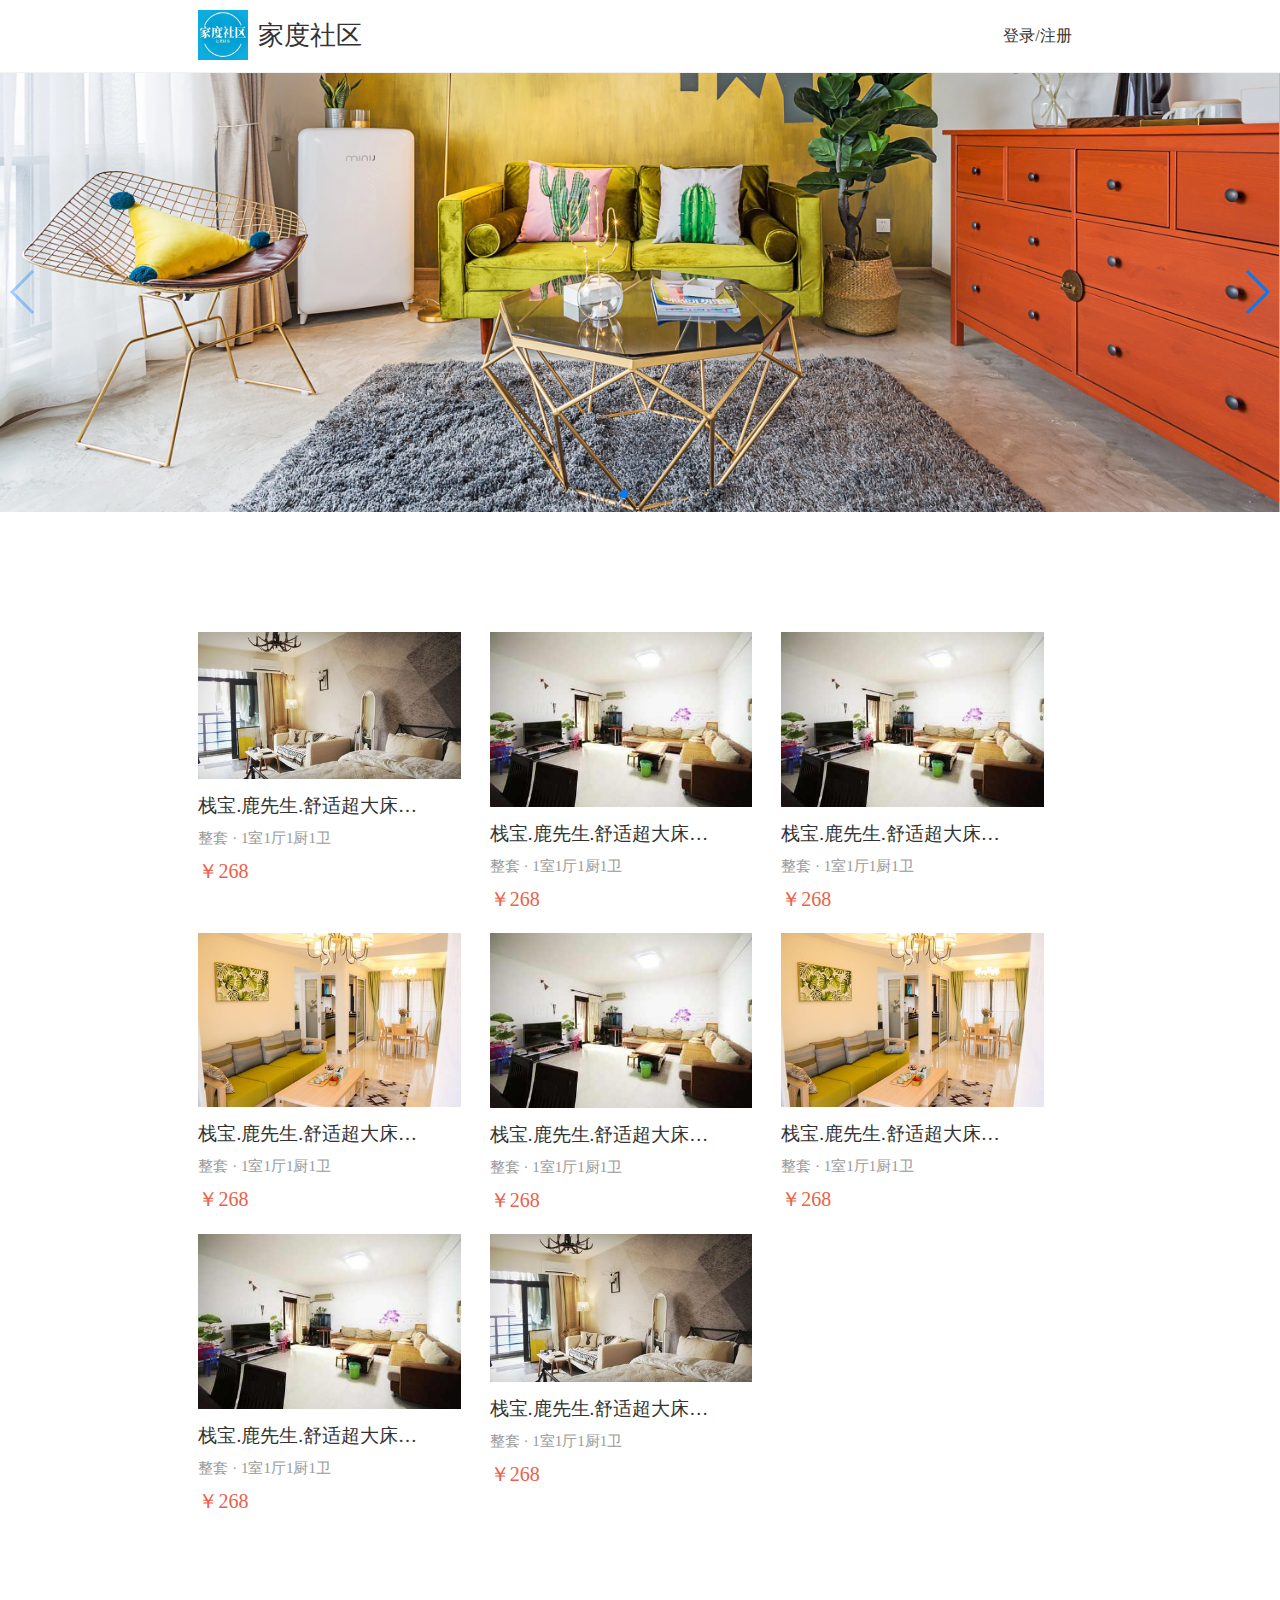
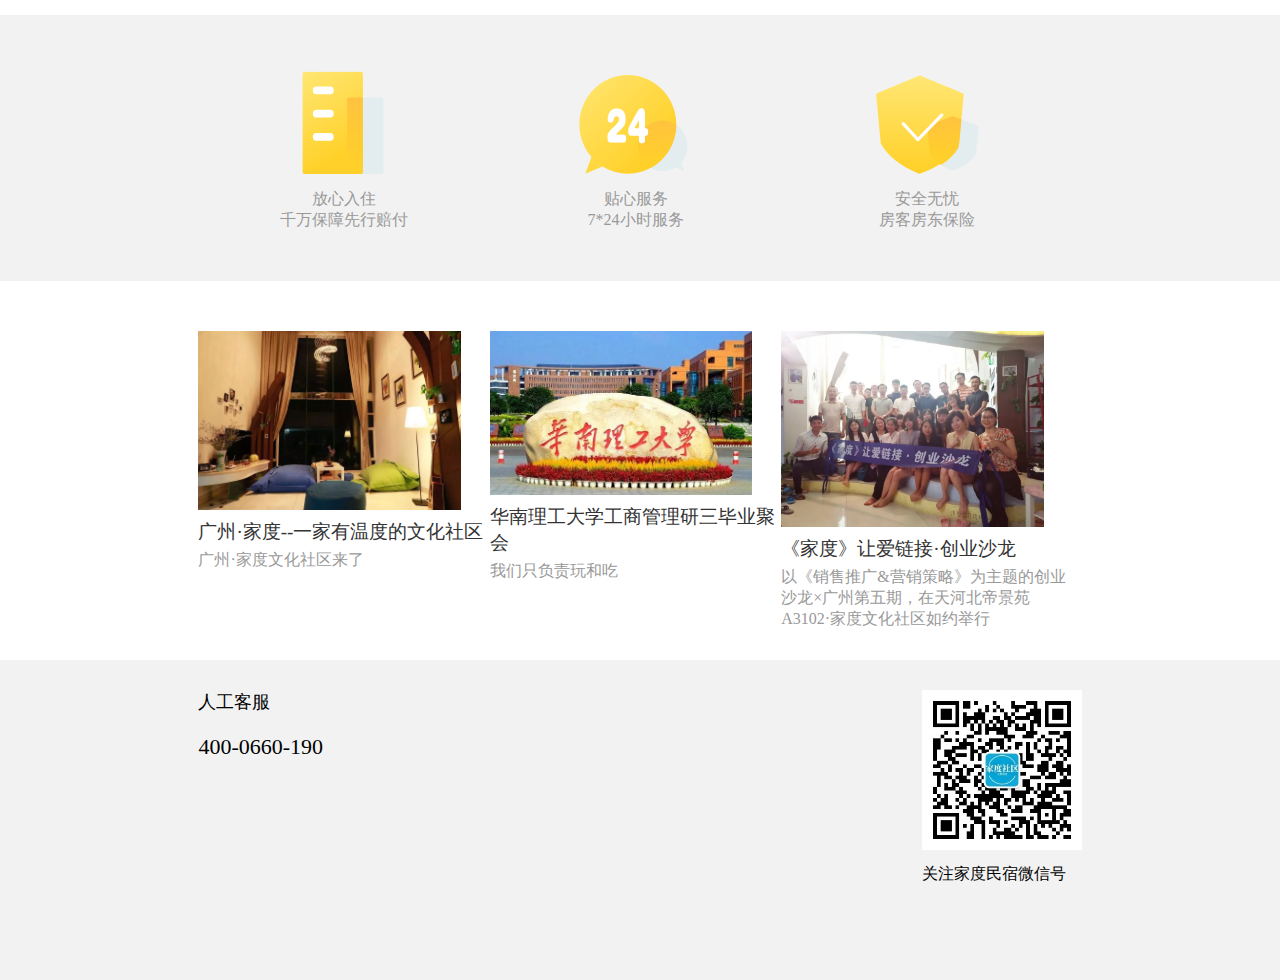
<file: index.html>
<!DOCTYPE html>
<html lang="en">
<head>
	<meta charset="UTF-8">
	<title>家度民宿</title>
	<meta name="viewport" content="width=device-width, initial-scale=1, minimum-scale=1, maximum-scale=1">
	<link rel="shortcut icon" href="./favicon.ico" type="image/x-icon"/>
    <link href="./config.css" rel="stylesheet" media="screen" />
    <link href="./index.css" rel="stylesheet" media="screen" />
    <link rel="stylesheet" href="./swiper/swiper.min.css">
<style>
 html, body {
      position: relative;
      height: 100%;
    }
 .swiper-slide {
      text-align: center;
      /* Center slide text vertically */
      display: -webkit-box;
      display: -ms-flexbox;
      display: -webkit-flex;
      display: flex;
      -webkit-box-pack: center;
      -ms-flex-pack: center;
      -webkit-justify-content: center;
      justify-content: center;
      -webkit-box-align: center;
      -ms-flex-align: center;
      -webkit-align-items: center;
      align-items: center;
    }   
</style>
</head>
<body>
	<div class="header">
		<div class="center">
			<div class="logo">
				<a href="index.html"><img src="./image/logo.png" alt="家度民宿"></a>
			</div>
			<p class="logo-title"><a href="index.html">家度社区</a></p>
			<ul class="header-logo">
				<!-- <li style="margin-left: 10px;"><a href="owner.html">成为房东</a></li> -->
				<li><a href="login.html">登录/注册</a></li>
			</ul>
		</div>
	</div>
    
    <div class="swiper-container">
	    <div class="swiper-wrapper">
	      <div class="swiper-slide"><img src="./image/banner.png" alt=""></div>
	      <div class="swiper-slide"><img src="./image/banner.png" alt=""></div>
	      <div class="swiper-slide"><img src="./image/banner.png" alt=""></div>
	    </div>
	    <div class="swiper-button-next"></div>
	    <div class="swiper-button-prev"></div>
	    <div class="swiper-pagination"></div>
    </div>
    
    <div class="option">
    	<div class="center">
    		<ul>
    			<li>
    				<a href="detail.html">
    					<img src="./image/option.png" alt="">
    					<p class="option-title ellipsis">栈宝.鹿先生.舒适超大床，城中美食街旁开阔景观高级湖景公寓</p>
    					<p class="option-text ellipsis">整套 · 1室1厅1厨1卫</p>
    					<p class="option-price">￥268</p>
    				</a>
    			</li>
    			<li>
    				<a href="detail.html">
    					<img src="./image/option2.png" alt="">
    					<p class="option-title ellipsis">栈宝.鹿先生.舒适超大床，城中美食街旁开阔景观高级湖景公寓</p>
    					<p class="option-text ellipsis">整套 · 1室1厅1厨1卫</p>
    					<p class="option-price">￥268</p>
    				</a>
    			</li>
    			<li>
    				<a href="detail.html">
    					<img src="./image/option2.png" alt="">
    					<p class="option-title ellipsis">栈宝.鹿先生.舒适超大床，城中美食街旁开阔景观高级湖景公寓</p>
    					<p class="option-text ellipsis">整套 · 1室1厅1厨1卫</p>
    					<p class="option-price">￥268</p>
    				</a>
    			</li>
    			<li>
    				<a href="detail.html">
    					<img src="./image/option3.png" alt="">
    					<p class="option-title ellipsis">栈宝.鹿先生.舒适超大床，城中美食街旁开阔景观高级湖景公寓</p>
    					<p class="option-text ellipsis">整套 · 1室1厅1厨1卫</p>
    					<p class="option-price">￥268</p>
    				</a>
    			</li>
    			<li>
    				<a href="detail.html">
    					<img src="./image/option2.png" alt="">
    					<p class="option-title ellipsis">栈宝.鹿先生.舒适超大床，城中美食街旁开阔景观高级湖景公寓</p>
    					<p class="option-text ellipsis">整套 · 1室1厅1厨1卫</p>
    					<p class="option-price">￥268</p>
    				</a>
    			</li>
    			<li>
    				<a href="detail.html">
    					<img src="./image/option3.png" alt="">
    					<p class="option-title ellipsis">栈宝.鹿先生.舒适超大床，城中美食街旁开阔景观高级湖景公寓</p>
    					<p class="option-text ellipsis">整套 · 1室1厅1厨1卫</p>
    					<p class="option-price">￥268</p>
    				</a>
    			</li>
    			<li>
    				<a href="detail.html">
    					<img src="./image/option2.png" alt="">
    					<p class="option-title ellipsis">栈宝.鹿先生.舒适超大床，城中美食街旁开阔景观高级湖景公寓</p>
    					<p class="option-text ellipsis">整套 · 1室1厅1厨1卫</p>
    					<p class="option-price">￥268</p>
    				</a>
    			</li>
    			<li>
    				<a href="detail.html">
    					<img src="./image/option.png" alt="">
    					<p class="option-title ellipsis">栈宝.鹿先生.舒适超大床，城中美食街旁开阔景观高级湖景公寓</p>
    					<p class="option-text ellipsis">整套 · 1室1厅1厨1卫</p>
    					<p class="option-price">￥268</p>
    				</a>
    			</li>
    		</ul>
    	</div>
    </div>

    <div class="list clearfix">
    	<div class="center">
    		<ul>
    			<li>
    				<a href="">
    					<img src="./image/tab.png" alt="">
    					<p>放心入住</p>
    					<p>千万保障先行赔付</p>
    				</a>
    			</li>
    			<li>
    				<a href="">
    					<img src="./image/tab2.png" alt="">
    					<p>贴心服务</p>
    					<p>7*24小时服务</p>
    				</a>
    			</li>
    			<li>
    				<a href="">
    					<img src="./image/tab3.png" alt="">
    					<p>安全无忧</p>
    					<p>房客房东保险</p>
    				</a>
    			</li>
    		</ul>
    	</div>
    </div>

    <div class="activity clearfix">
		<div class="center">
			<ul>
	    		<li>
	    			<a href="https://mp.weixin.qq.com/s?__biz=MzU3NDUxNzY3MA==&mid=2247483657&idx=1&sn=369b864777da8ff803360ec11445ff20&chksm=fd3079c0ca47f0d6fba733d75eeeb922797d13c5d2d022a196a7749d43304ea52675f748411e#rd">
	    				<img src="./image/act.png" alt="">
	    				<p class="act-title">广州·家度--一家有温度的文化社区</p>
	    				<p class="act-text">广州·家度文化社区来了</p>
	    			</a>
	    		</li>
	    		<li>
	    			<a href="https://mp.weixin.qq.com/s?__biz=MzU3NDUxNzY3MA==&mid=2247483668&idx=1&sn=cebf1b12746b3838cc5ee7412b5a9e63&chksm=fd3079ddca47f0cb54474a385449998b231e0ac278d95f68b079a00a43f318cb91c7b4a4610f#rd">
	    				<img src="./image/act2.png" alt="">
	    				<p class="act-title">华南理工大学工商管理研三毕业聚会</p>
	    				<p class="act-text">我们只负责玩和吃</p>
	    			</a>
	    		</li>
	    		<li>
	    			<a href="https://mp.weixin.qq.com/s?__biz=MzU3NDUxNzY3MA==&mid=2247483676&idx=1&sn=3ee5cba1872599b5725d2d7b024bf1a8&chksm=fd3079d5ca47f0c33a2637342c37d496ffb1de3a3f6073ef9bf7ad49ccf6f566db63551c4858#rd">
	    				<img src="./image/act3.png" alt="">
	    				<p class="act-title">《家度》让爱链接·创业沙龙</p>
	    				<p class="act-text">以《销售推广&营销策略》为主题的创业沙龙×广州第五期，在天河北帝景苑A3102·家度文化社区如约举行</p>
	    			</a>
	    		</li>
    	    </ul>
		</div>
    </div>
    
    <div class="bottom">
      <div class="center">
      	<div class="bottom-service">
      		<p class="bottom-title">人工客服</p>
      		<p style="margin-top: 20px;font-size: 22px;">400-0660-190</p>
      	</div>
      	<div class="bottom-code">
      		<img src="./image/code.jpg" alt="">
      		<p style="margin-top: 10px;">关注家度民宿微信号</p>
      	</div>
      </div>
    </div>

<script src="./swiper/swiper.min.js"></script>
<script>
    var swiper = new Swiper('.swiper-container', {
      navigation: {
        nextEl: '.swiper-button-next',
        prevEl: '.swiper-button-prev',
      },
      pagination: {
        el: '.swiper-pagination',
      },
    });
  </script>
</body>
</html>
</file>
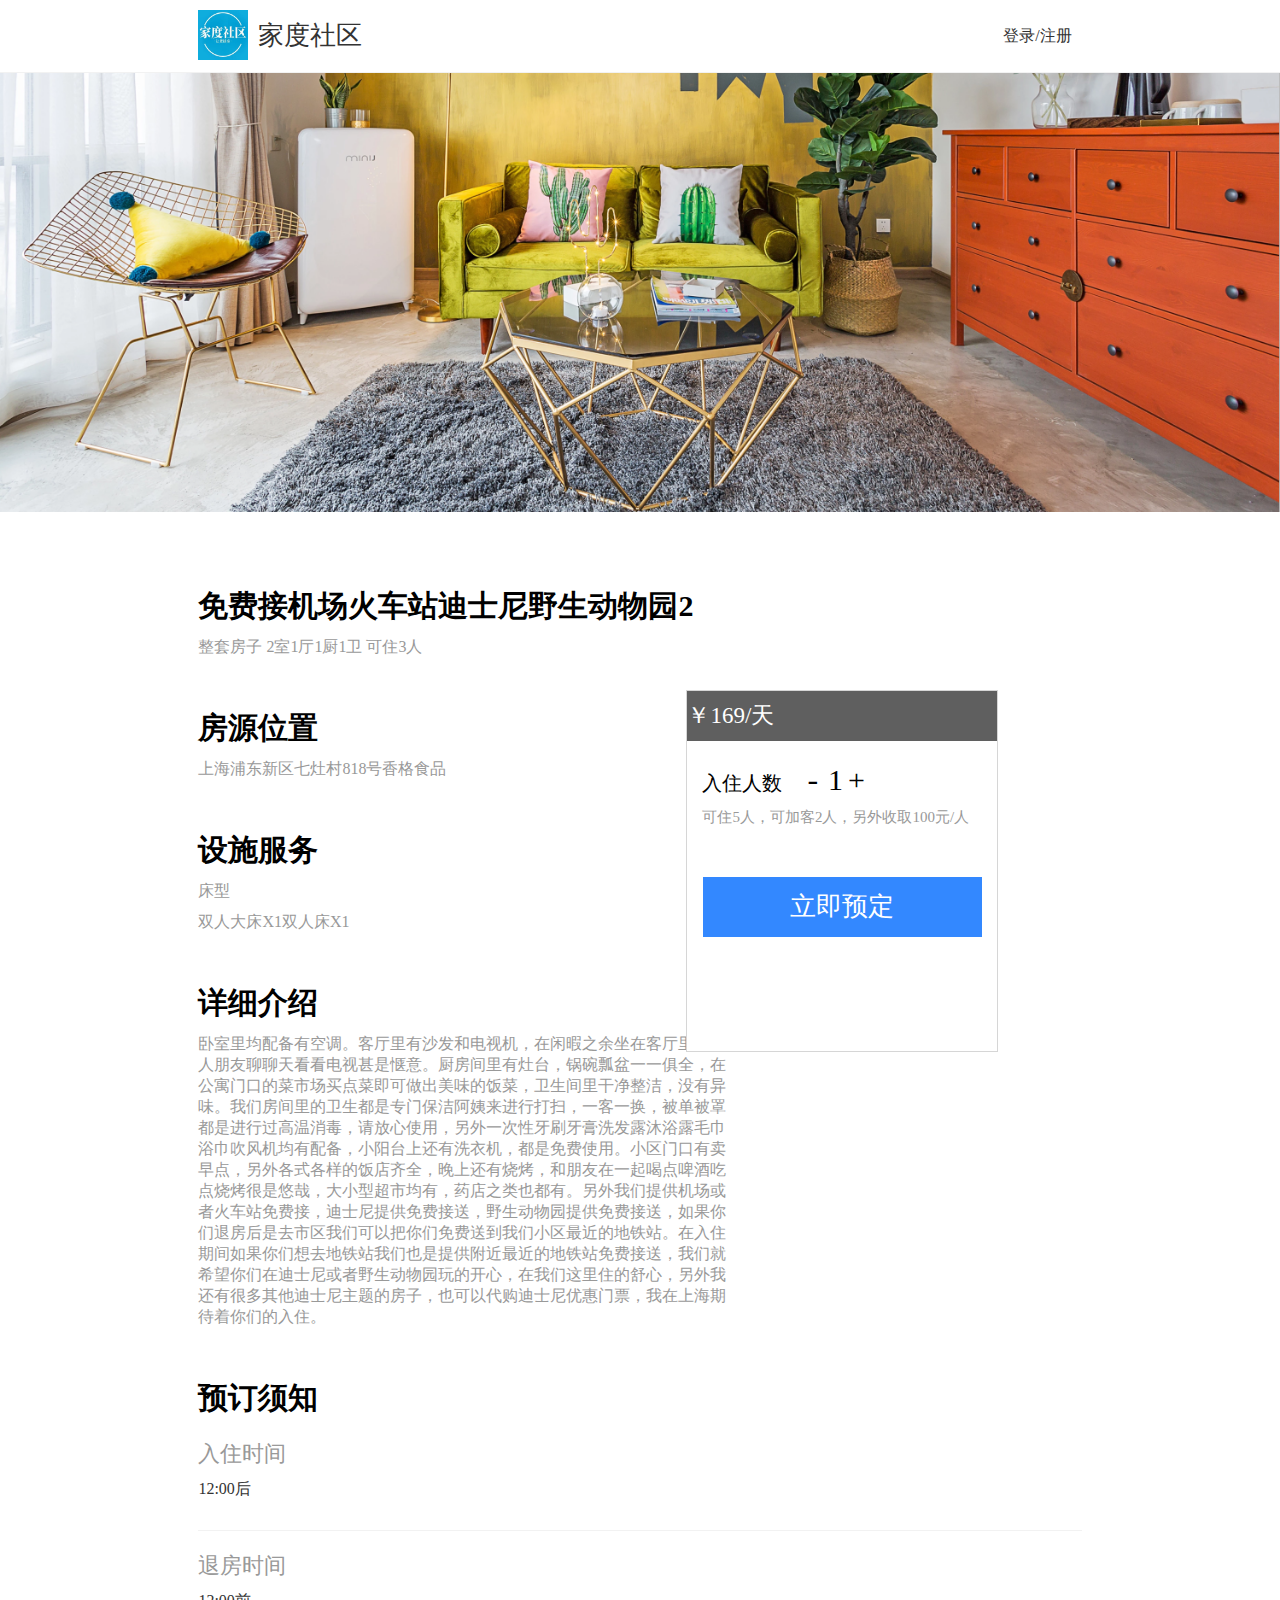
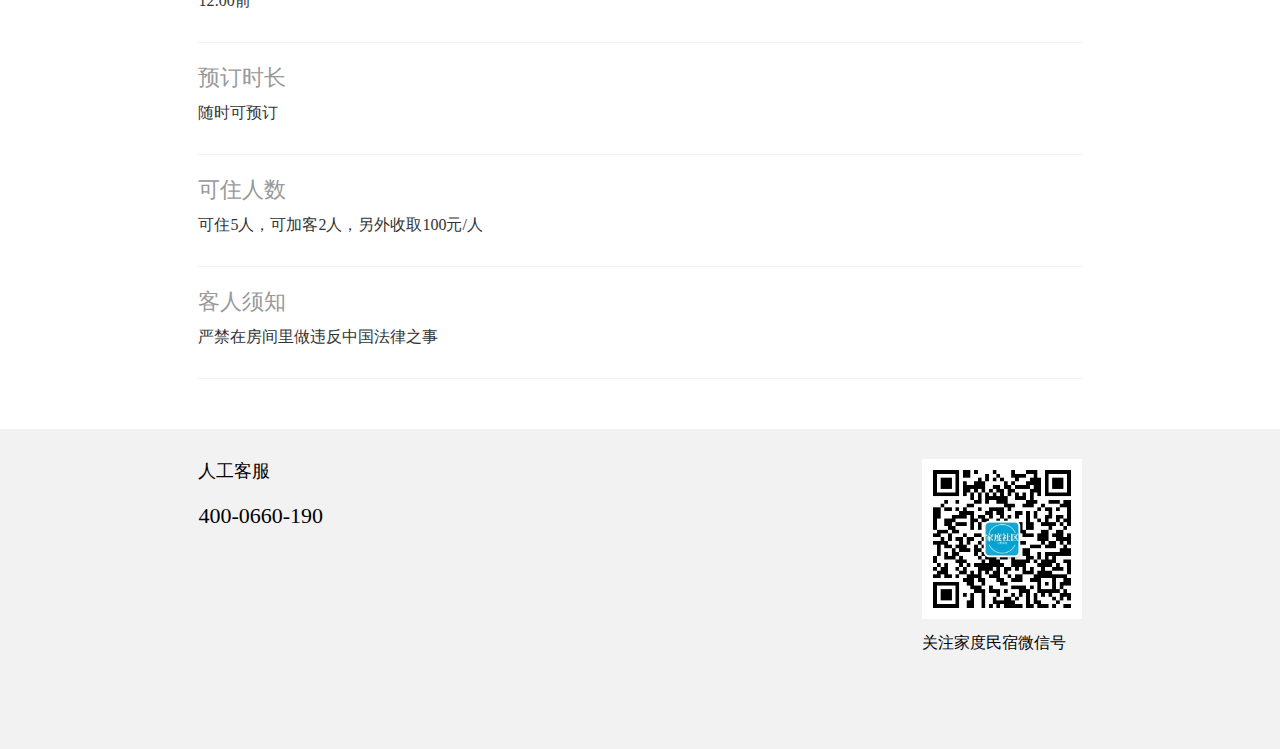
<file: detail.html>
<!DOCTYPE html>
<html lang="en">
<head>
	<meta charset="UTF-8">
	<title>家度民宿</title>
	<meta name="viewport" content="width=device-width, initial-scale=1, minimum-scale=1, maximum-scale=1">
	<link rel="shortcut icon" href="./favicon.ico" type="image/x-icon"/>
    <link href="./config.css" rel="stylesheet" media="screen" />
    <link href="./detail.css" rel="stylesheet" media="screen" />
    <link rel="stylesheet" href="./swiper/swiper.min.css">
    <script src="jquery.js" type="text/javascript"></script>
</head>
<body>
	<div class="header">
		<div class="center">
			<div class="logo">
				<a href="index.html"><img src="./image/logo.png" alt="家度民宿"></a>
			</div>
			<p class="logo-title"><a href="index.html">家度社区</a></p>
			<ul class="header-logo">
				<!-- <li style="margin-left: 10px;"><a href="owner.html">成为房东</a></li> -->
				<li><a href="login.html">登录/注册</a></li>
			</ul>
		</div>
	</div>
    
    <div class="swiper-container">
	    <div class="swiper-wrapper">
	      <div class="swiper-slide"><img src="./image/banner.png" alt=""></div>
	      <div class="swiper-slide"><img src="./image/banner.png" alt=""></div>
	      <div class="swiper-slide"><img src="./image/banner.png" alt=""></div>
	    </div>
    </div>
    

    <div class="detail-content">
    	<div class="center">
    		<div class="detail-option">
    			<p class="detail-title">免费接机场火车站迪士尼野生动物园2</p>
    			<p class="detail-text">
    				<span>整套房子</span>
    				<span>2室1厅1厨1卫</span>
    				<span>可住3人</span>
    			</p>
    		</div>
    		<div class="detail-option">
    			<p class="detail-title">房源位置</p>
    			<p class="detail-text">上海浦东新区七灶村818号香格食品</p>
    		</div>
    		<div class="detail-option">
    			<p class="detail-title">设施服务</p>
    			<p class="detail-text">床型</p>
    			<p class="detail-text">双人大床X1双人床X1</p>
    		</div>
    		<div class="detail-option">
    			<p class="detail-title">详细介绍</p>
    			<p class="detail-text detail-center">
    				卧室里均配备有空调。客厅里有沙发和电视机，在闲暇之余坐在客厅里和家人朋友聊聊天看看电视甚是惬意。厨房间里有灶台，锅碗瓢盆一一俱全，在公寓门口的菜市场买点菜即可做出美味的饭菜，卫生间里干净整洁，没有异味。我们房间里的卫生都是专门保洁阿姨来进行打扫，一客一换，被单被罩都是进行过高温消毒，请放心使用，另外一次性牙刷牙膏洗发露沐浴露毛巾浴巾吹风机均有配备，小阳台上还有洗衣机，都是免费使用。小区门口有卖早点，另外各式各样的饭店齐全，晚上还有烧烤，和朋友在一起喝点啤酒吃点烧烤很是悠哉，大小型超市均有，药店之类也都有。另外我们提供机场或者火车站免费接，迪士尼提供免费接送，野生动物园提供免费接送，如果你们退房后是去市区我们可以把你们免费送到我们小区最近的地铁站。在入住期间如果你们想去地铁站我们也是提供附近最近的地铁站免费接送，我们就希望你们在迪士尼或者野生动物园玩的开心，在我们这里住的舒心，另外我还有很多其他迪士尼主题的房子，也可以代购迪士尼优惠门票，我在上海期待着你们的入住。
    			</p>
    		</div>
    		<div class="detail-option">
    			<p class="detail-title">预订须知</p>
    			<div class="detail-list">
    				<p class="detail-list-title">入住时间</p>
    				<p>12:00后</p>
    			</div>
    			<div class="detail-list">
    				<p class="detail-list-title">退房时间</p>
    				<p>12:00前</p>
    			</div>
    			<div class="detail-list">
    				<p class="detail-list-title">预订时长</p>
    				<p>随时可预订</p>
    			</div>
    			<div class="detail-list">
    				<p class="detail-list-title">可住人数</p>
    				<p>可住5人，可加客2人，另外收取100元/人</p>
    			</div>
    			<div class="detail-list">
    				<p class="detail-list-title">客人须知</p>
    				<p>严禁在房间里做违反中国法律之事</p>
    			</div>

    		</div>
    	</div>
    </div>

   <div id="reserve">
   	 <p class="reserve-price">￥169/天</p>
   	 <div class="reserve-number">
   	 	<p>
   	 		<span>入住人数</span>
   	 		<span class="reserve-reduce">-</span>
   	 		<span class="reserve-num">1</span>
   	 		<span class="reserve-add">+</span>
   	 	</p>
   	 	<p class="reserve-number-text">可住5人，可加客2人，另外收取100元/人</p>
   	 </div>
   	 <p class="reserve-btn">立即预定</p>
   </div>

   <div class="bottom">
      <div class="center">
      	<div class="bottom-service">
      		<p class="bottom-title">人工客服</p>
      		<p style="margin-top: 20px;font-size: 22px;">400-0660-190</p>
      	</div>
      	<div class="bottom-code">
      		<img src="./image/code.jpg" alt="">
      		<p style="margin-top: 10px;">关注家度民宿微信号</p>
      	</div>
      </div>
    </div>
<script src="./swiper/swiper.min.js"></script>
<script>
    var swiper = new Swiper('.swiper-container', {
      pagination: {
        el: '.swiper-pagination',
      },
    });
  </script>	
</body>
</html>
<script>
	$(window).scroll(function () {
		var scrollY = $(window).scrollTop();
		$("#reserve").css("top",690-scrollY+'px')
		if(scrollY>=500){
          $("#reserve").css("top",0+'px');
		}
		if(scrollY<=100){
          $("#reserve").css("top",690+'px');
		}
	});

	$(".reserve-add").click(function(){
		var num = $(".reserve-num").html();
		$(".reserve-num").html(parseInt(num)+1);
	})

	$(".reserve-reduce").click(function(){
		var num = $(".reserve-num").html();
		if(parseInt(num) <= 1){
           num = 2;
		};
		$(".reserve-num").html(parseInt(num)-1);
	})
</script>
</file>
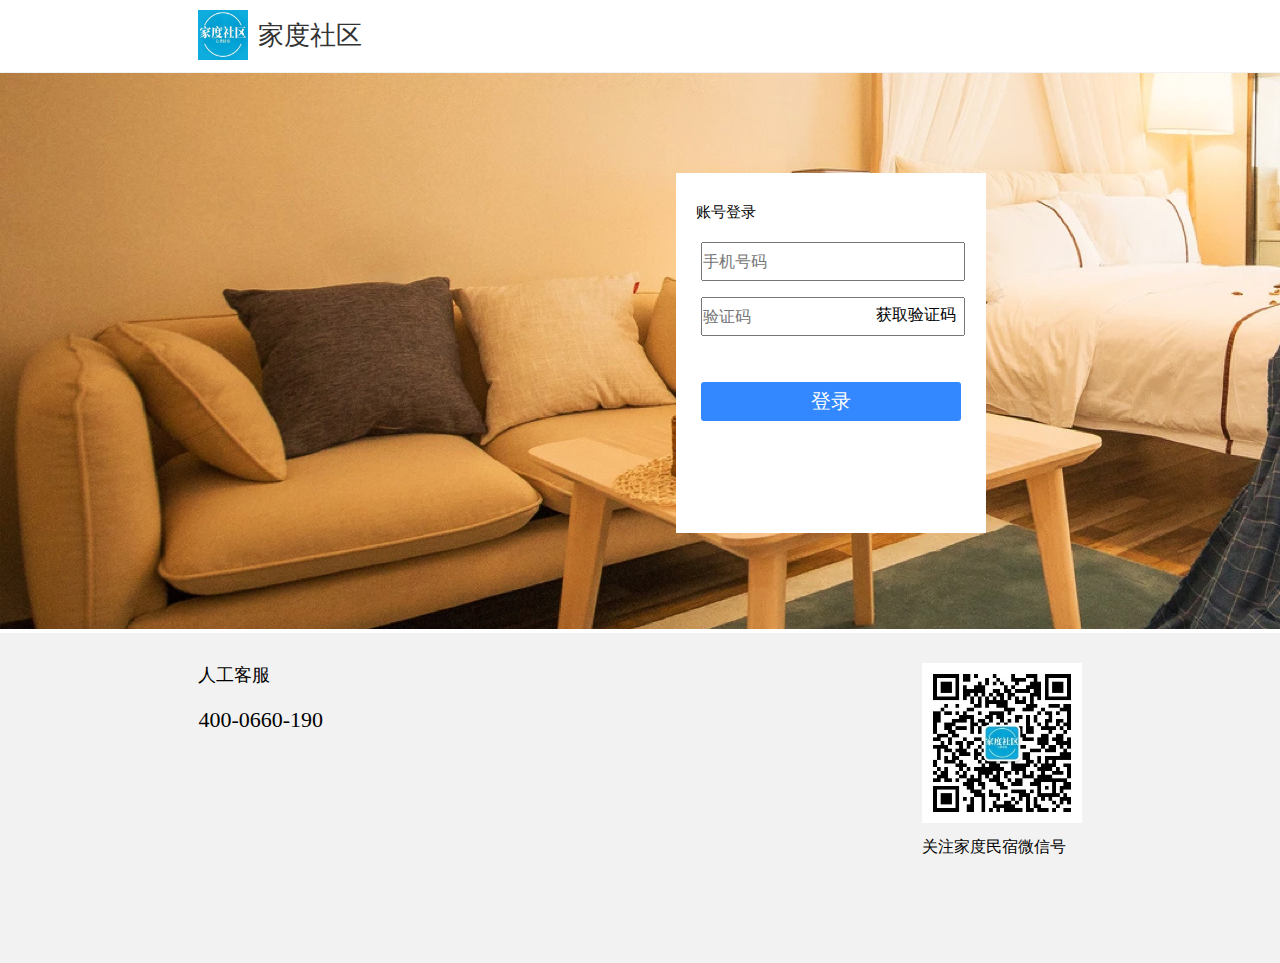
<file: login.html>
<!DOCTYPE html>
<html lang="en">
<head>
	<meta charset="UTF-8">
	<title>家度社区</title>
	<link rel="shortcut icon" href="./favicon.ico" type="image/x-icon"/>
	<link href="./config.css" rel="stylesheet" media="screen" />
</head>
<style>
.content{
	width:100%;
	position: relative;
}
.bottom{
	height:300px;
}
.login{
  width:310px;
  height:360px;
  background: #ffffff;
  position: absolute;
  right:23%;
  top:100px;
}
.btn{
	width:260px;
	height:39px;
	margin:20px auto;
	margin-top: 50px;
	background: #38f;
	color:#ffffff;
	text-align: center;
	font-size: 20px;
	line-height: 39px;
	cursor: pointer;
	border-radius: 3px;
}
.put{
  width:260px;
  height:35px;
  line-height: 35px;
  margin:20px auto;
  position: relative;
}
.put input{
	width:100%;
	height:35px;
	line-height: 35px;
	font-size: 16px;
}
.put span{
	position: absolute;
	right:5px;
	top:0px;
	line-height: 35px;
	cursor: pointer;
}
.login-text{
	font-size: 15px;
	margin-top: 30px;
	padding-left: 20px;
}
</style>
<body>

	<div class="header">
		<div class="center">
			<div class="logo">
				<a href="index.html"><img src="./image/logo.png" alt="家度民宿"></a>
			</div>
			<p class="logo-title"><a href="index.html">家度社区</a></p>
			<ul class="header-logo">
				<!-- <li style="margin-left: 10px;"><a href="owner.html">成为房东</a></li> -->
				<!-- <li><a href="index.html">首页</a></li> -->
			</ul>
		</div>
	</div>
    
    <div class="content">
    	<img src="./image/bac.jpg" alt="">
    	<div class="login">
    		<p class="login-text">账号登录</p>
    		<div class="put">
    			<input type="text" placeholder="手机号码">
    		</div>
    		<div class="put">
    			<input type="text" placeholder="验证码">
    			<span>获取验证码</span>
    		</div>
    		<div class="btn">登录</div>	
        </div>
    </div>

    <div class="bottom">
      <div class="center">
      	<div class="bottom-service">
      		<p class="bottom-title">人工客服</p>
      		<p style="margin-top: 20px;font-size: 22px;">400-0660-190</p>
      	</div>
      	<div class="bottom-code">
      		<img src="./image/code.jpg" alt="">
      		<p style="margin-top: 10px;">关注家度民宿微信号</p>
      	</div>
      </div>
    </div>

</body>
</html>
</file>
<file: config.css>
*{
	padding:0px;
	margin:0px;
}
.clearfix:after {
    visibility: hidden;
    display: block;
    font-size: 0;
    content: "";
    clear: both;
    height: 0;
}

.clearfix {
    *zoom: 1;
}
.ellipsis{
  overflow: hidden;
  text-overflow:ellipsis;
  white-space: nowrap;
}
ul{
	list-style: none;
}
a{
	text-decoration: none;
}
.header{
	height:72px;
	background: #ffffff;
	border-bottom: 1px solid #f2f2f2;
}
.center{
	width:69%;
	margin:0px auto;
}
.logo{
  float:left;
  margin-top: 10px;
}
.logo img{
	width:50px;
	height:50px;
}
.logo-title{
	font-size: 26px;
	line-height: 72px;
	float: left;
	margin-left: 10px;
	cursor: pointer;
}
.logo-title a{
   color:#333;
}
.header-logo{
	float:right;
	line-height: 72px;
	color:#333;
}
.header-logo li{
	float:right;
	cursor: pointer;
	height:72px;
	padding:0px 10px;
	box-sizing: border-box;
}
.header-logo li:hover{
  border-bottom: 3px solid #38f;
  background: rgba(0,0,0,0.1);
}
.header-logo a{
	color:#333;
}
.banner img{
  width:100%;
  height:auto;
  cursor: pointer;
}
.swiper-container img{
  width:100%;
  height:auto;
  cursor: pointer;
}
.bottom{
	width:100%;
	height:290px;
	background: #f2f2f2;
	padding-top: 30px;
}
.bottom .center{
  display: flex;
  justify-content: space-between;
}
.bottom-service{

}
.bottom-code img{
  width:160px;
  height:auto;
}
.bottom-title{
	font-size: 18px;
}
</file>
<file: index.css>
.activity{
	width:100%;
	background: #ffffff;
	padding:50px 0px 30px 0px;
}
.activity ul{
	width:100%;
}
.activity ul li{
	float: left;
	width:33%;
	box-sizing: border-box;
}
.activity ul li img{
	width:90%;
	height:auto;
}
.act-title{
	font-size: 19px;
	color:#333;
	margin-top: 5px;
}
.act-text{
	font-size: 16px;
	color:#999;
	margin-top: 5px;
}
.list{
	width:100%;
	padding:50px 0px;
	background: #f2f2f2;
	text-align: center;
}
.list li{
	width:33%;
	float: left;
	box-sizing: border-box;
}
.list a{
	color:#999;
}
.option{
  background: #ffffff;
  padding:100px 0px;
}
.option ul{
	width:100%;
	box-sizing: border-box;
	display: flex;
	justify-content: flex-start;
	flex-wrap: wrap;
}
.option li{
	width:33%;
	box-sizing: border-box;
	margin-top: 20px;
	cursor: pointer;
}
.option li img{
	width:90%;
	height:auto;
}
.option p{
	max-width: 80%;
	margin-top: 10px;
}
.option-title{
	color: #333;
	font-size: 19px;
}
.option-text{
	color:#999;
	font-size: 15px;
}
.option-price{
	color:#ec5f48;
	font-size: 20px;
}
</file>
<file: detail.css>
.detail-content{
	padding:50px 0px;
}
.detail-center{
	width:60%;
}
.detail-title{
	font-size: 30px;
	font-weight: 600;
}
.detail-option{
	margin-top: 50px;
}
.detail-option:nth-of-type(1){
	margin-top: 20px;
}
.detail-text{
	font-size: 16px;
	color:#999;
	margin-top: 10px;
}
.detail-list{
 margin-top: 20px;
 padding-bottom: 30px;
 border-bottom: 1px solid #f2f2f2;
 font-size: 16px;
 color:#333;
}
.detail-list-title{
	font-size: 22px;
	color:#999;
	margin-bottom: 10px;
}
#reserve{
	width:310px;
	height:360px;
	background: #ffffff;
	position: fixed;
	right:22%;
	top:690px;
	z-index: 9;
	border:1px solid #d6d6d6;
}
.reserve-price{
	height:50px;
	line-height: 50px;
	color:#ffffff;
	font-size: 23px;
	background-color: rgba(78,78,78,.9);
}
.reserve-btn{
	width:90%;
	height:60px;
	line-height: 60px;
	color:#ffffff;
	font-size: 26px;
	text-align: center;
	background: #38f;
	margin: 30px auto;
	cursor: pointer;
}
.reserve-number{
	padding: 20px 15px;
	font-size: 20px;
}
.reserve-number-text{
	font-size: 15px;
	margin-top: 10px;
	color:#999;
}
.reserve-reduce{
	display: inline-block;
	margin-left: 20px;
	font-size: 32px;
	cursor: pointer;
	margin-right: 5px;
}
.reserve-add{
	font-size: 30px;
	cursor: pointer;
}
.reserve-num{
	font-size: 30px;
}
</file>
